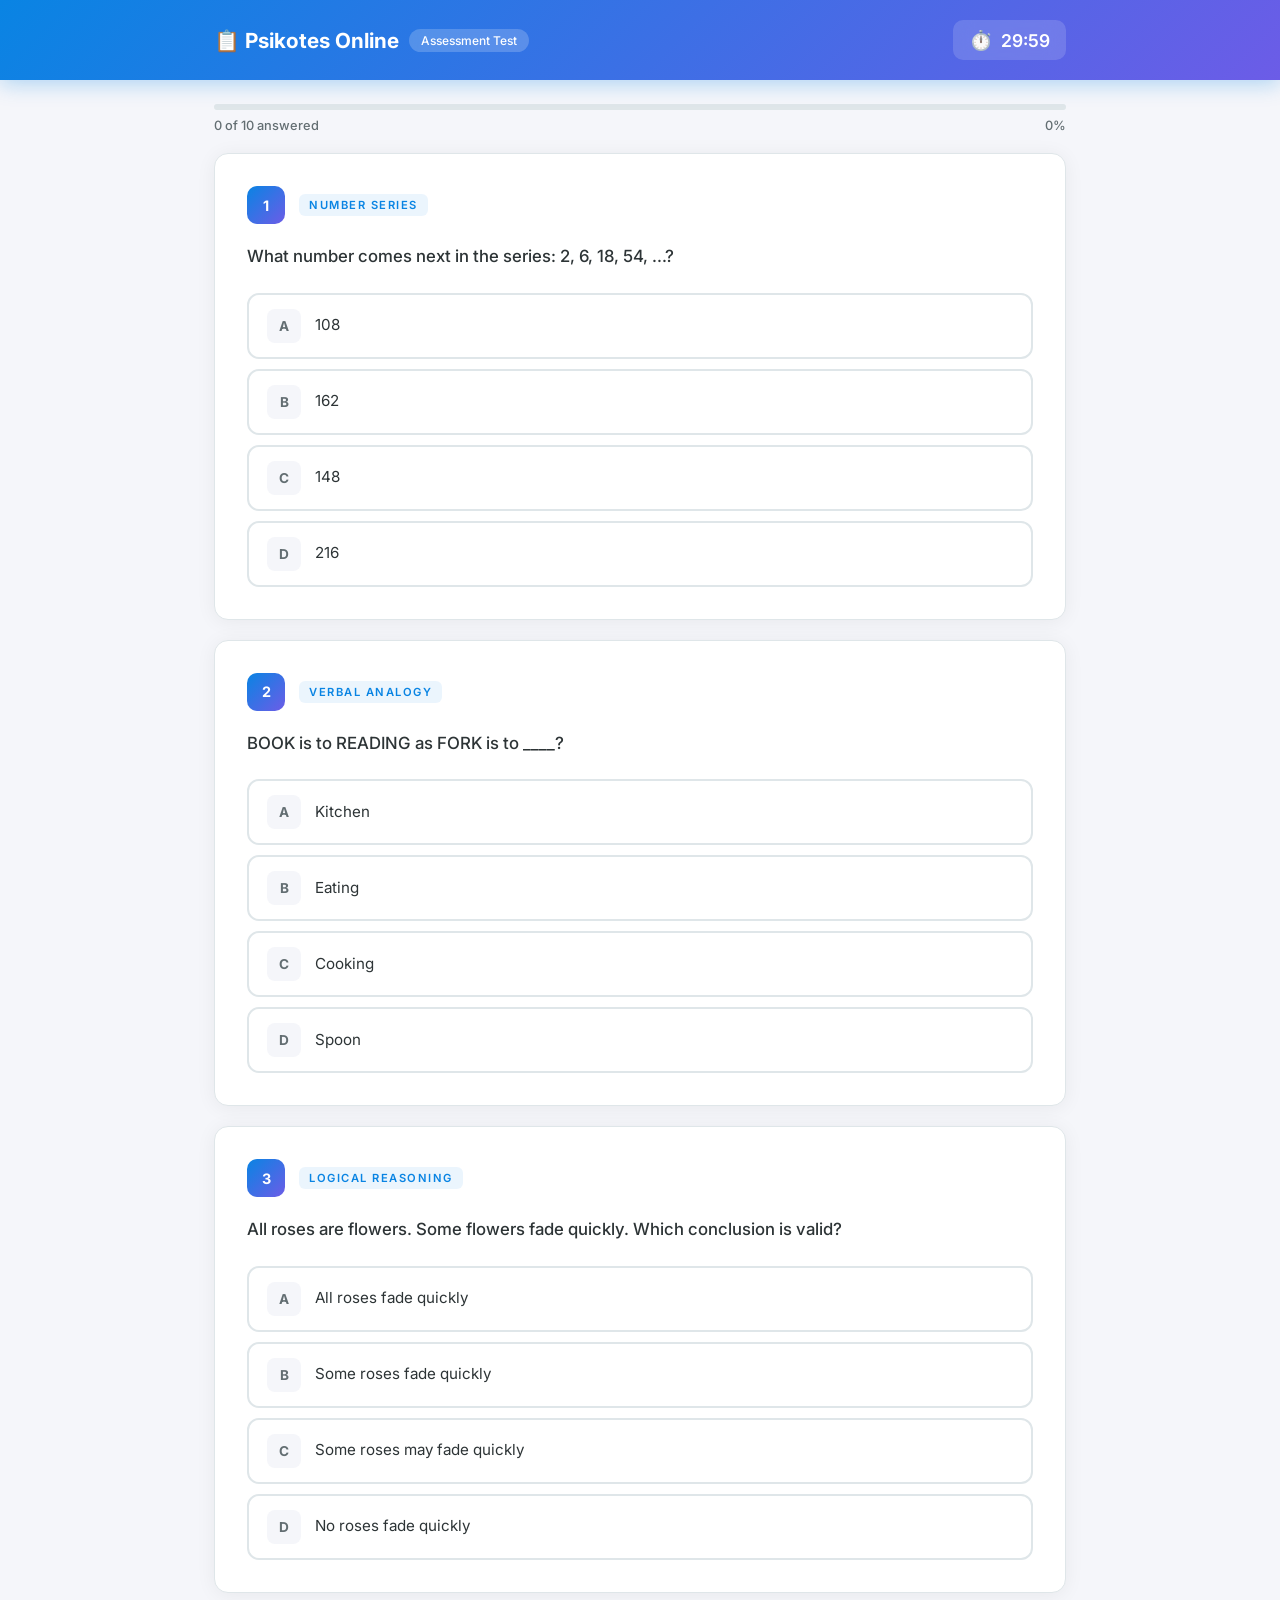
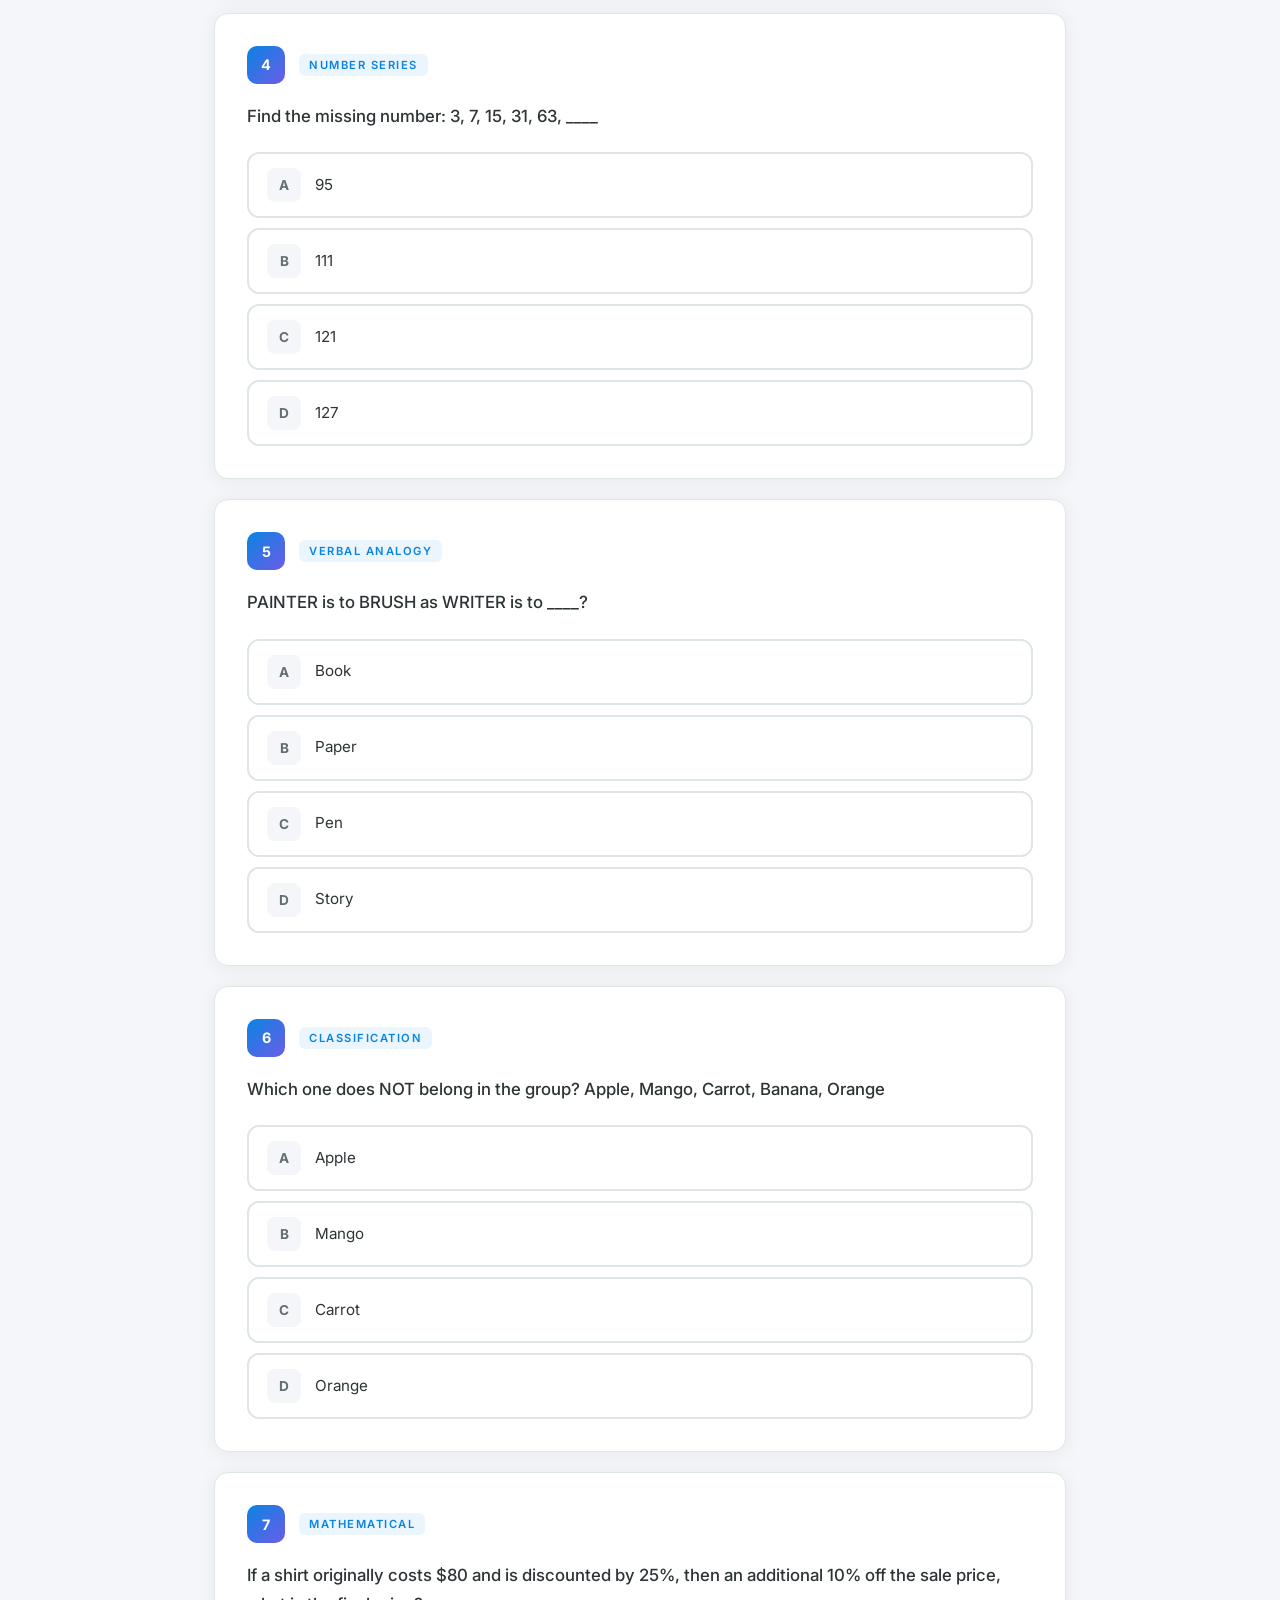
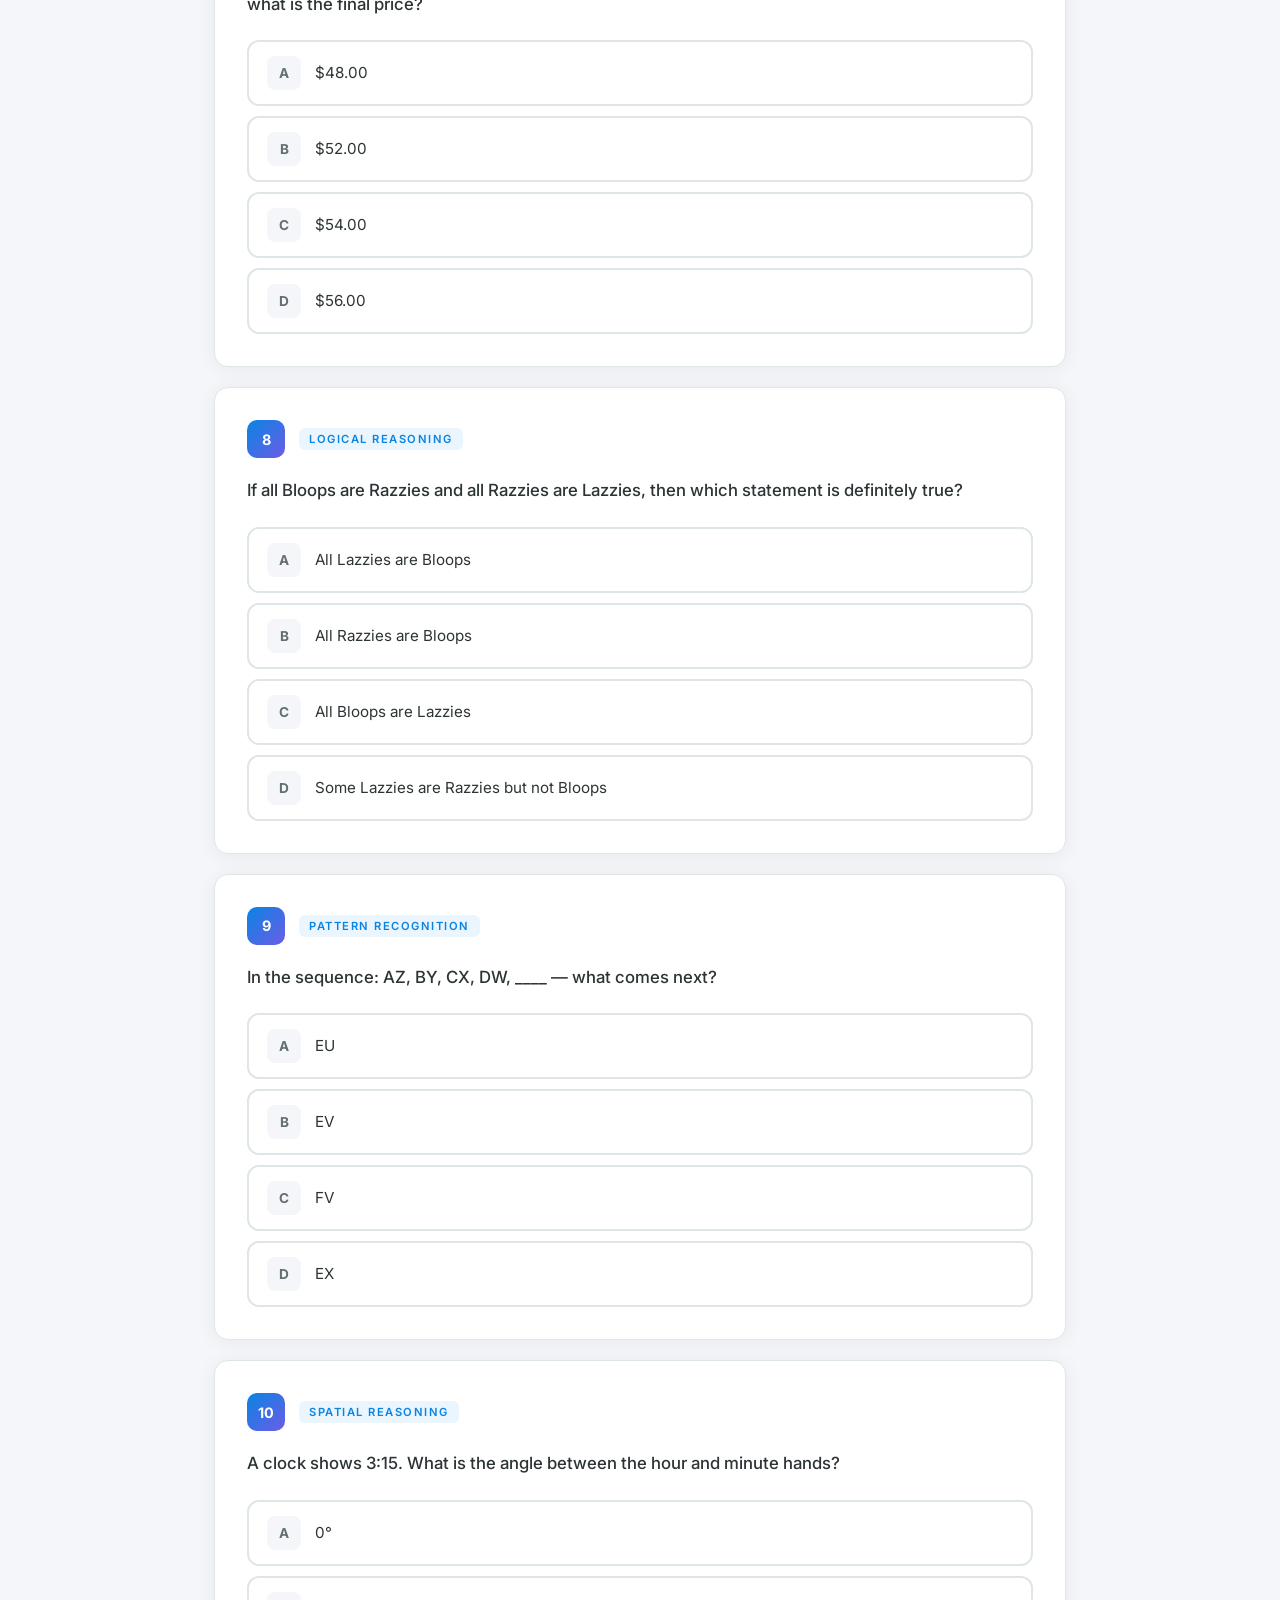
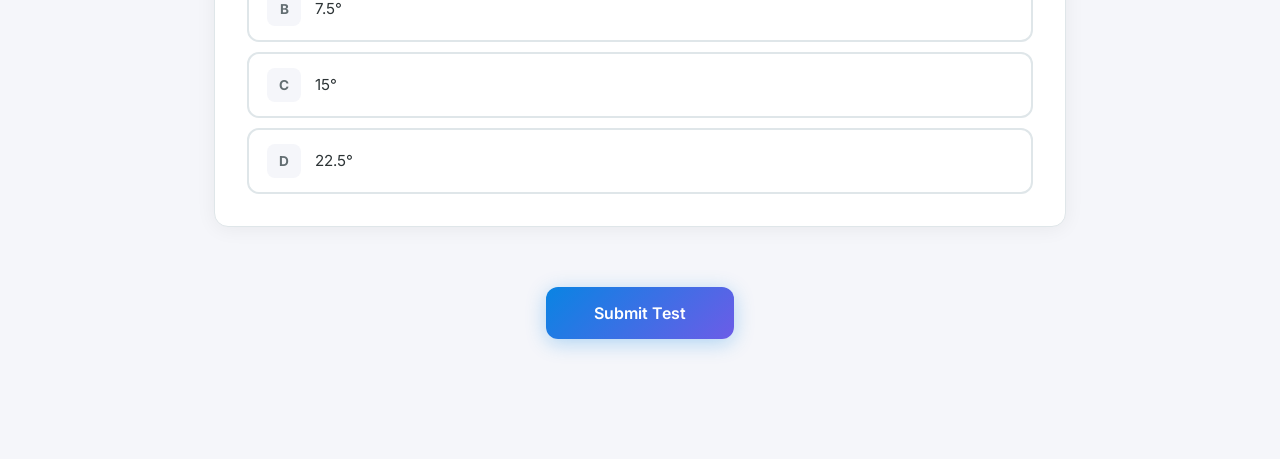
<file: test_quiz.html>
<!DOCTYPE html>
<html lang="en">
<head>
    <meta charset="UTF-8">
    <meta name="viewport" content="width=device-width, initial-scale=1.0">
    <title>Psikotes - Online Assessment Test</title>
    <link href="https://fonts.googleapis.com/css2?family=Inter:wght@300;400;500;600;700&display=swap" rel="stylesheet">
    <style>
        :root {
            --bg: #f5f6fa;
            --card: #ffffff;
            --primary: #2d3436;
            --secondary: #636e72;
            --accent: #0984e3;
            --accent-light: #74b9ff;
            --border: #dfe6e9;
            --success: #00b894;
            --danger: #d63031;
            --radius: 14px;
            --shadow: 0 2px 20px rgba(0,0,0,0.06);
        }

        * { margin: 0; padding: 0; box-sizing: border-box; }

        body {
            font-family: 'Inter', sans-serif;
            background: var(--bg);
            color: var(--primary);
            min-height: 100vh;
        }

        /* Header */
        .header {
            background: linear-gradient(135deg, #0984e3, #6c5ce7);
            color: white;
            padding: 20px 0;
            position: sticky;
            top: 0;
            z-index: 100;
            box-shadow: 0 4px 20px rgba(9, 132, 227, 0.3);
        }

        .header-inner {
            max-width: 900px;
            margin: 0 auto;
            padding: 0 24px;
            display: flex;
            justify-content: space-between;
            align-items: center;
        }

        .header h1 {
            font-size: 1.3rem;
            font-weight: 700;
            display: flex;
            align-items: center;
            gap: 10px;
        }

        .header-badge {
            background: rgba(255,255,255,0.2);
            padding: 4px 12px;
            border-radius: 20px;
            font-size: 0.75rem;
            font-weight: 500;
            backdrop-filter: blur(10px);
        }

        .timer {
            display: flex;
            align-items: center;
            gap: 8px;
            background: rgba(255,255,255,0.15);
            padding: 8px 16px;
            border-radius: 10px;
            font-weight: 600;
            font-size: 1.1rem;
            backdrop-filter: blur(10px);
        }

        .timer-icon {
            font-size: 1.2rem;
        }

        /* Progress bar */
        .progress-bar {
            max-width: 900px;
            margin: 24px auto 0;
            padding: 0 24px;
        }

        .progress-track {
            width: 100%;
            height: 6px;
            background: var(--border);
            border-radius: 10px;
            overflow: hidden;
        }

        .progress-fill {
            height: 100%;
            background: linear-gradient(90deg, #0984e3, #6c5ce7);
            border-radius: 10px;
            transition: width 0.5s ease;
        }

        .progress-label {
            display: flex;
            justify-content: space-between;
            margin-top: 8px;
            font-size: 0.8rem;
            color: var(--secondary);
            font-weight: 500;
        }

        /* Main content */
        .container {
            max-width: 900px;
            margin: 20px auto;
            padding: 0 24px 60px;
        }

        /* Question card */
        .question-card {
            background: var(--card);
            border-radius: var(--radius);
            padding: 32px;
            margin-bottom: 20px;
            box-shadow: var(--shadow);
            border: 1px solid var(--border);
            transition: transform 0.2s ease, box-shadow 0.2s ease;
        }

        .question-card:hover {
            box-shadow: 0 4px 30px rgba(0,0,0,0.1);
        }

        .question-header {
            display: flex;
            align-items: center;
            gap: 14px;
            margin-bottom: 18px;
        }

        .question-number {
            background: linear-gradient(135deg, #0984e3, #6c5ce7);
            color: white;
            min-width: 38px;
            height: 38px;
            border-radius: 10px;
            display: flex;
            align-items: center;
            justify-content: center;
            font-weight: 700;
            font-size: 0.9rem;
        }

        .question-category {
            font-size: 0.7rem;
            text-transform: uppercase;
            letter-spacing: 1.5px;
            color: var(--accent);
            font-weight: 600;
            background: rgba(9, 132, 227, 0.08);
            padding: 4px 10px;
            border-radius: 6px;
        }

        .question-text {
            font-size: 1.05rem;
            line-height: 1.7;
            color: var(--primary);
            margin-bottom: 22px;
            font-weight: 500;
        }

        /* Options */
        .options {
            display: flex;
            flex-direction: column;
            gap: 10px;
        }

        .option {
            display: flex;
            align-items: center;
            gap: 14px;
            padding: 14px 18px;
            border: 2px solid var(--border);
            border-radius: 12px;
            cursor: pointer;
            transition: all 0.2s ease;
            position: relative;
        }

        .option:hover {
            border-color: var(--accent-light);
            background: rgba(9, 132, 227, 0.03);
            transform: translateX(4px);
        }

        .option.selected {
            border-color: var(--accent);
            background: rgba(9, 132, 227, 0.06);
        }

        .option-letter {
            width: 34px;
            height: 34px;
            border-radius: 8px;
            background: var(--bg);
            display: flex;
            align-items: center;
            justify-content: center;
            font-weight: 700;
            font-size: 0.85rem;
            color: var(--secondary);
            transition: all 0.2s ease;
            flex-shrink: 0;
        }

        .option.selected .option-letter {
            background: var(--accent);
            color: white;
        }

        .option-text {
            font-size: 0.95rem;
            line-height: 1.5;
        }

        .option input[type="radio"] {
            display: none;
        }

        /* Submit area */
        .submit-area {
            text-align: center;
            padding: 40px 0;
        }

        .btn-submit {
            background: linear-gradient(135deg, #0984e3, #6c5ce7);
            color: white;
            border: none;
            padding: 16px 48px;
            border-radius: 12px;
            font-size: 1rem;
            font-weight: 600;
            cursor: pointer;
            font-family: 'Inter', sans-serif;
            transition: all 0.3s ease;
            box-shadow: 0 4px 20px rgba(9, 132, 227, 0.3);
        }

        .btn-submit:hover {
            transform: translateY(-2px);
            box-shadow: 0 8px 30px rgba(9, 132, 227, 0.4);
        }

        /* Results */
        .result-banner {
            display: none;
            background: var(--card);
            border-radius: var(--radius);
            padding: 40px;
            text-align: center;
            box-shadow: var(--shadow);
            border: 2px solid var(--success);
            margin-bottom: 24px;
        }

        .result-banner.show { display: block; }

        .result-score {
            font-size: 3rem;
            font-weight: 700;
            background: linear-gradient(135deg, #00b894, #0984e3);
            -webkit-background-clip: text;
            -webkit-text-fill-color: transparent;
            background-clip: text;
        }

        .result-label {
            color: var(--secondary);
            font-size: 0.9rem;
            margin-top: 4px;
        }

        .option.correct {
            border-color: var(--success) !important;
            background: rgba(0, 184, 148, 0.08) !important;
        }

        .option.wrong {
            border-color: var(--danger) !important;
            background: rgba(214, 48, 49, 0.06) !important;
        }

        .option.correct .option-letter {
            background: var(--success) !important;
            color: white !important;
        }

        .option.wrong .option-letter {
            background: var(--danger) !important;
            color: white !important;
        }

        @media (max-width: 600px) {
            .question-card { padding: 20px; }
            .header-inner { flex-direction: column; gap: 12px; }
        }
    </style>
</head>
<body>
    <div class="header">
        <div class="header-inner">
            <h1>
                📋 Psikotes Online
                <span class="header-badge">Assessment Test</span>
            </h1>
            <div class="timer">
                <span class="timer-icon">⏱️</span>
                <span id="timer">30:00</span>
            </div>
        </div>
    </div>

    <div class="progress-bar">
        <div class="progress-track">
            <div class="progress-fill" id="progressFill" style="width: 0%"></div>
        </div>
        <div class="progress-label">
            <span id="answeredCount">0 of 10 answered</span>
            <span id="progressPercent">0%</span>
        </div>
    </div>

    <div class="container">
        <div id="resultBanner" class="result-banner">
            <div class="result-score" id="scoreText">0/10</div>
            <div class="result-label">Your Score</div>
        </div>

        <div id="questionsContainer"></div>

        <div class="submit-area">
            <button class="btn-submit" id="submitBtn" onclick="submitTest()">Submit Test</button>
        </div>
    </div>

    <script>
        const questions = [
            {
                id: 1,
                category: "Number Series",
                question: "What number comes next in the series: 2, 6, 18, 54, ...?",
                options: ["108", "162", "148", "216"],
                correct: 1 // B = 162
            },
            {
                id: 2,
                category: "Verbal Analogy",
                question: "BOOK is to READING as FORK is to ____?",
                options: ["Kitchen", "Eating", "Cooking", "Spoon"],
                correct: 1 // B = Eating
            },
            {
                id: 3,
                category: "Logical Reasoning",
                question: "All roses are flowers. Some flowers fade quickly. Which conclusion is valid?",
                options: [
                    "All roses fade quickly",
                    "Some roses fade quickly",
                    "Some roses may fade quickly",
                    "No roses fade quickly"
                ],
                correct: 2 // C
            },
            {
                id: 4,
                category: "Number Series",
                question: "Find the missing number: 3, 7, 15, 31, 63, ____",
                options: ["95", "111", "121", "127"],
                correct: 3 // D = 127
            },
            {
                id: 5,
                category: "Verbal Analogy",
                question: "PAINTER is to BRUSH as WRITER is to ____?",
                options: ["Book", "Paper", "Pen", "Story"],
                correct: 2 // C = Pen
            },
            {
                id: 6,
                category: "Classification",
                question: "Which one does NOT belong in the group? Apple, Mango, Carrot, Banana, Orange",
                options: ["Apple", "Mango", "Carrot", "Orange"],
                correct: 2 // C = Carrot
            },
            {
                id: 7,
                category: "Mathematical",
                question: "If a shirt originally costs $80 and is discounted by 25%, then an additional 10% off the sale price, what is the final price?",
                options: ["$48.00", "$52.00", "$54.00", "$56.00"],
                correct: 2 // C = $54.00
            },
            {
                id: 8,
                category: "Logical Reasoning",
                question: "If all Bloops are Razzies and all Razzies are Lazzies, then which statement is definitely true?",
                options: [
                    "All Lazzies are Bloops",
                    "All Razzies are Bloops",
                    "All Bloops are Lazzies",
                    "Some Lazzies are Razzies but not Bloops"
                ],
                correct: 2 // C = All Bloops are Lazzies
            },
            {
                id: 9,
                category: "Pattern Recognition",
                question: "In the sequence: AZ, BY, CX, DW, ____ — what comes next?",
                options: ["EU", "EV", "FV", "EX"],
                correct: 1 // B = EV
            },
            {
                id: 10,
                category: "Spatial Reasoning",
                question: "A clock shows 3:15. What is the angle between the hour and minute hands?",
                options: ["0°", "7.5°", "15°", "22.5°"],
                correct: 1 // B = 7.5°
            }
        ];

        const letters = ['A', 'B', 'C', 'D'];
        const userAnswers = {};

        function renderQuestions() {
            const container = document.getElementById('questionsContainer');
            container.innerHTML = questions.map(q => `
                <div class="question-card" id="q${q.id}">
                    <div class="question-header">
                        <div class="question-number">${q.id}</div>
                        <div class="question-category">${q.category}</div>
                    </div>
                    <div class="question-text">${q.question}</div>
                    <div class="options">
                        ${q.options.map((opt, i) => `
                            <label class="option" id="q${q.id}_opt${i}" onclick="selectOption(${q.id}, ${i})">
                                <input type="radio" name="q${q.id}" value="${i}">
                                <div class="option-letter">${letters[i]}</div>
                                <div class="option-text">${opt}</div>
                            </label>
                        `).join('')}
                    </div>
                </div>
            `).join('');
        }

        function selectOption(qId, optIndex) {
            userAnswers[qId] = optIndex;

            // Clear previous selection
            document.querySelectorAll(`#q${qId} .option`).forEach(opt => {
                opt.classList.remove('selected');
            });

            // Mark selected
            document.getElementById(`q${qId}_opt${optIndex}`).classList.add('selected');

            // Update progress
            updateProgress();
        }

        function updateProgress() {
            const answered = Object.keys(userAnswers).length;
            const total = questions.length;
            const pct = Math.round((answered / total) * 100);

            document.getElementById('progressFill').style.width = `${pct}%`;
            document.getElementById('answeredCount').textContent = `${answered} of ${total} answered`;
            document.getElementById('progressPercent').textContent = `${pct}%`;
        }

        function submitTest() {
            let score = 0;

            questions.forEach(q => {
                const userAns = userAnswers[q.id];
                const options = document.querySelectorAll(`#q${q.id} .option`);

                // Disable all options
                options.forEach(opt => {
                    opt.style.pointerEvents = 'none';
                });

                // Mark correct answer
                document.getElementById(`q${q.id}_opt${q.correct}`).classList.add('correct');

                // Mark user's wrong answer
                if (userAns !== undefined && userAns !== q.correct) {
                    document.getElementById(`q${q.id}_opt${userAns}`).classList.add('wrong');
                }

                if (userAns === q.correct) score++;
            });

            // Show result
            const banner = document.getElementById('resultBanner');
            banner.classList.add('show');
            document.getElementById('scoreText').textContent = `${score}/${questions.length}`;

            // Hide submit button
            document.getElementById('submitBtn').style.display = 'none';

            // Scroll to top
            window.scrollTo({ top: 0, behavior: 'smooth' });
        }

        // Timer
        let timeLeft = 30 * 60;
        function updateTimer() {
            const mins = Math.floor(timeLeft / 60).toString().padStart(2, '0');
            const secs = (timeLeft % 60).toString().padStart(2, '0');
            document.getElementById('timer').textContent = `${mins}:${secs}`;
            if (timeLeft > 0) {
                timeLeft--;
                setTimeout(updateTimer, 1000);
            }
        }

        renderQuestions();
        updateTimer();
    </script>
</body>
</html>
</file>
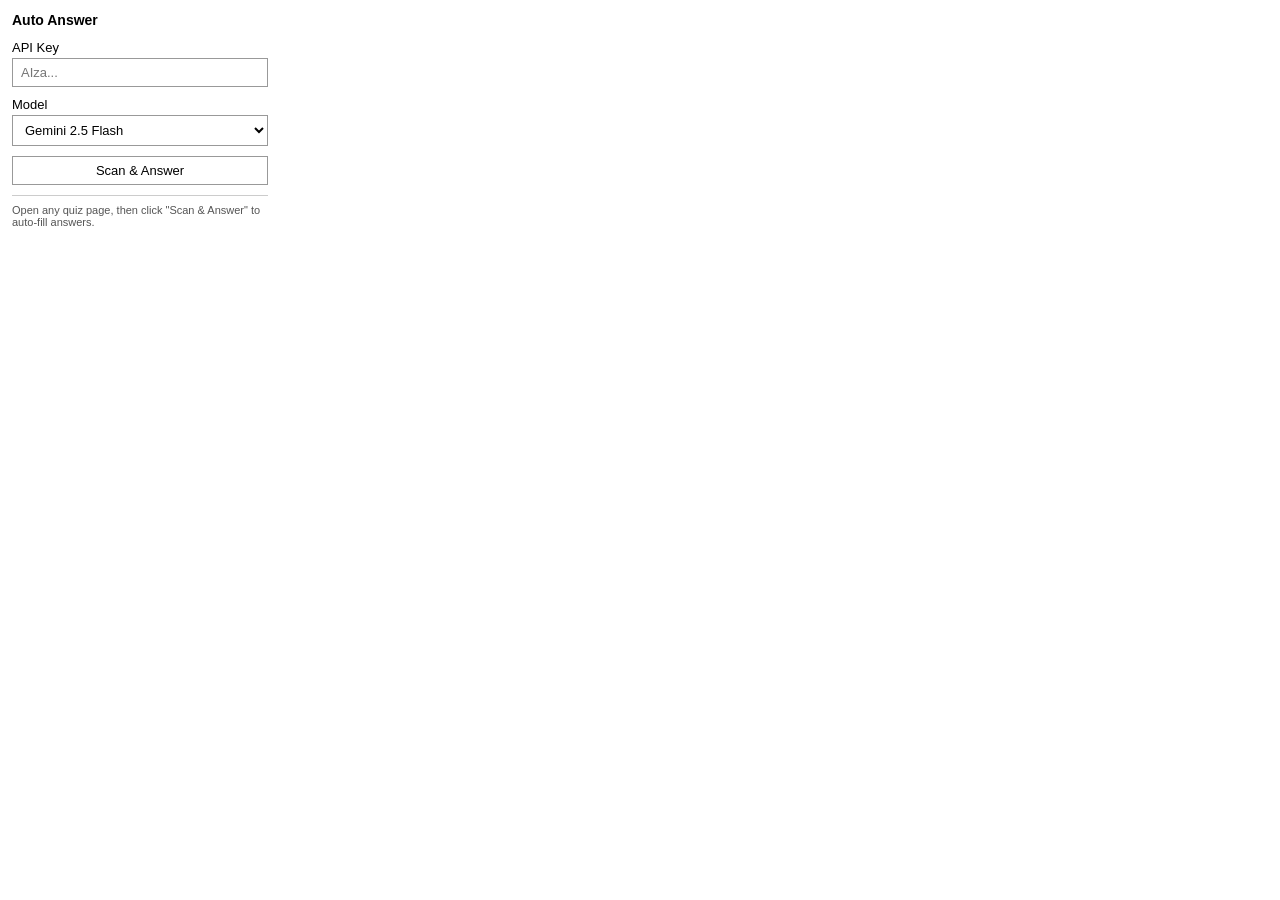
<file: extension/popup.html>
<!DOCTYPE html>
<html>
<head>
    <meta charset="UTF-8">
    <style>
        * { margin: 0; padding: 0; box-sizing: border-box; }

        body {
            width: 280px;
            font-family: sans-serif;
            font-size: 13px;
            padding: 12px;
            background: #fff;
            color: #000;
        }

        h1 {
            font-size: 14px;
            margin-bottom: 12px;
        }

        label {
            display: block;
            margin-bottom: 3px;
        }

        input, select, button {
            width: 100%;
            display: block;
            margin-bottom: 10px;
            padding: 6px 8px;
            font-size: 13px;
            font-family: sans-serif;
            border: 1px solid #999;
            background: #fff;
            color: #000;
        }

        button {
            cursor: pointer;
        }

        button:disabled {
            opacity: 0.5;
            cursor: not-allowed;
        }

        #status {
            margin-top: 6px;
            font-size: 12px;
            display: none;
        }

        #status.show { display: block; }

        p.hint {
            font-size: 11px;
            color: #555;
            margin-top: 8px;
            border-top: 1px solid #ccc;
            padding-top: 8px;
        }
    </style>
</head>
<body>
    <h1>Auto Answer</h1>

    <label for="apiKey">API Key</label>
    <input type="password" id="apiKey" placeholder="AIza..." />

    <label for="model">Model</label>
    <select id="model">
        <option value="gemini-2.5-flash" selected>Gemini 2.5 Flash</option>
        <option value="gemini-2.0-flash">Gemini 2.0 Flash</option>
        <option value="gemini-1.5-flash">Gemini 1.5 Flash</option>
        <option value="gemini-2.0-flash-lite">Gemini 2.0 Flash Lite</option>
        <option value="gemini-1.5-pro">Gemini 1.5 Pro</option>
    </select>

    <button id="scanBtn">Scan &amp; Answer</button>

    <div id="status"></div>

    <p class="hint">Open any quiz page, then click "Scan &amp; Answer" to auto-fill answers.</p>

    <script src="popup.js"></script>
</body>
</html>
</file>
